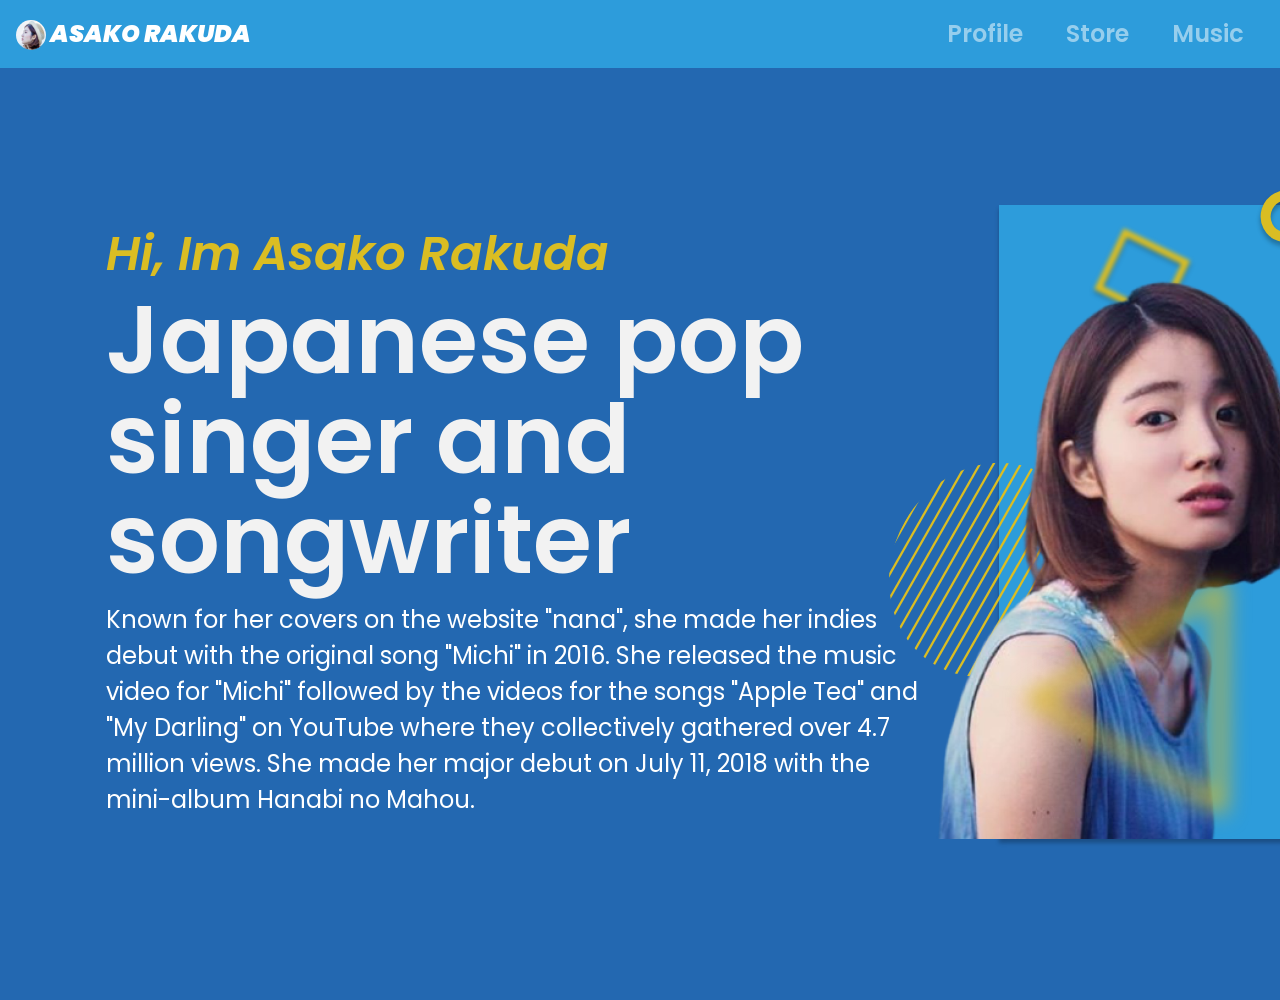
<file: test.html>
<!doctype html>
<html lang="en">

<head>
    <!-- Required meta tags -->
    <meta charset="utf-8">
    <meta name="viewport" content="width=device-width, initial-scale=1, shrink-to-fit=no">

    <!-- Bootstrap CSS -->
    <link rel="stylesheet" href="https://cdn.jsdelivr.net/npm/bootstrap@4.5.3/dist/css/bootstrap.min.css"
        integrity="sha384-TX8t27EcRE3e/ihU7zmQxVncDAy5uIKz4rEkgIXeMed4M0jlfIDPvg6uqKI2xXr2" crossorigin="anonymous">
    <link rel="stylesheet" href="style.css">
    <link href="https://fonts.googleapis.com/css2?family=Poppins&display=swap" rel="stylesheet">


    <title>Hello, world!</title>
</head>

<body>
    <div class="container-fluid ">


        <nav class="navbar navbar-expand-lg navbar-dark ">
            <a class="navbar-brand" href="#">
                <img src="img/asako-2.jpg" alt="" width="30" height="30">
                ASAKO RAKUDA
            </a>
            <button class="navbar-toggler" type="button" data-toggle="collapse" data-target="#navbarNavAltMarkup"
                aria-controls="navbarNavAltMarkup" aria-expanded="false" aria-label="Toggle navigation">
                <span class="navbar-toggler-icon"></span>
            </button>
            <div class="collapse navbar-collapse" id="navbarNavAltMarkup">
                <div class="navbar-nav ml-auto">
                    <a class="nav-link" href="#">Profile </a>
                    <a class="nav-link" href="#">Store</a>
                    <a class="nav-link" href="#">Music</a>
                    <a class="nav-link" href="#">Contact</a>

                </div>
            </div>
        </nav>

        <!-- Optional JavaScript; choose one of the two! -->

        <div class="container container-1 ">

            <div class="heading-1 ">
                Hi, Im Asako Rakuda
            </div>
            <div class="heading-2 ">
                Japanese pop <br>
                singer and <br>
                songwriter
            </div>
            <div class="body-text ">
                Known for her covers on the website "nana", she made her indies debut with the original song
                "Michi"
                in
                2016. She released the music video for "Michi" followed by the videos for the songs "Apple Tea"
                and
                "My
                Darling" on YouTube where they collectively gathered over 4.7 million views. She made her major
                debut on
                July 11, 2018 with the mini-album Hanabi no Mahou.
            </div>

        </div>

        <!-- <div class="container container-2 border ">

        </div> -->
        <div class="content">
            <div class="bg-rectangle">

            </div>
            <img class="asako" src="img/asako.png" alt="">
            <img class="ellipse" src="img/circle-normal.svg" alt="">
            <img class="rectangle" src="img/rectangle.svg" alt="">
            <img class="ellipse-line" src="img/circle-line.svg" alt="">
            <img class="polygon" src="img/polygon.svg" alt="">
        </div>



    </div>
    <script src="https://code.jquery.com/jquery-3.5.1.slim.min.js"
        integrity="sha384-DfXdz2htPH0lsSSs5nCTpuj/zy4C+OGpamoFVy38MVBnE+IbbVYUew+OrCXaRkfj" crossorigin="anonymous">
    </script>
    <script src="https://cdn.jsdelivr.net/npm/popper.js@1.16.1/dist/umd/popper.min.js"
        integrity="sha384-9/reFTGAW83EW2RDu2S0VKaIzap3H66lZH81PoYlFhbGU+6BZp6G7niu735Sk7lN" crossorigin="anonymous">
    </script>
    <script src="https://cdn.jsdelivr.net/npm/bootstrap@4.5.3/dist/js/bootstrap.min.js"
        integrity="sha384-w1Q4orYjBQndcko6MimVbzY0tgp4pWB4lZ7lr30WKz0vr/aWKhXdBNmNb5D92v7s" crossorigin="anonymous">
    </script>
    <script src="script.js"></script>

</body>

</html>
</file>
<file: style.css>
body {

    font-family: 'Poppins', sans-serif;


}

.container-fluid {
    background-color: #2368B1;
    width: 1440px;
    margin: 0px auto;
    height: 1000px;
    padding: 0;
    position: relative;
}

.navbar {
    margin-right: 0;
    background-color: #2D9CDB !important;


}

.nav-link {
    margin-right: 27px;
    font-style: normal;
    font-weight: 600;
    font-size: 24px;
    line-height: 36px;
    /* identical to box height */


    color: #F2F2F2;
}

.navbar-brand {
    font-family: Poppins;
    font-style: italic;
    font-weight: 900;
    font-size: 24px;
    line-height: 36px;
    /* identical to box height */


    color: #FFFFFF;
}

.navbar-brand img {
    border-radius: 50%;
}


.container.container-1 {
    /* background-color: #FFFFFF;
    height: 1000px;
    width: 100%; */
    /* margin: 150px 106px; */
    margin-left: 106px;
    margin-right: 458.24px;
    margin-top: 150px;
    margin-bottom: auto;
    padding: 0;
}




.heading-1 {
    font-weight: 600;
    font-size: 48px;
    line-height: 72px;
    /* identical to box height */


    color: #DABD23;
    font-style: italic;
}

.heading-2 {
    font-family: Poppins;
    font-style: normal;
    font-weight: 600;
    font-size: 96px;
    line-height: 100px;
    /* or 104% */


    color: #F2F2F2;
}

.body-text {
    width: 832px;
    margin-top: 12px;
    font-style: normal;
    font-weight: normal;
    font-size: 24px;
    line-height: 36px;
    color: #FFFFFF;
}





.container.container-2 {
    width: 585.24px;
    height: 669.68px;

    position: absolute;
    left: 811px;
    top: 184px;
}


.bg-rectangle {
    position: absolute;
    width: 335px;
    height: 634px;
    left: 999px;
    top: 205.32px;

    /* Blue 2 */

    background: #2D9CDB;
    box-shadow: 0px 4px 4px rgba(0, 0, 0, 0.25);
}

.ellipse {
    position: absolute;
    left: 1250px;
    top: 184px;
}

.rectangle {
    position: absolute;
    width: 109.59px;
    height: 99.87px;
    left: 1087.69px;
    top: 228.32px;
    filter: blur(2px);
}

.ellipse-line {
    position: absolute;
    width: 280px;
    height: 300px;
    left: 850px;
    top: 420.21px;
    z-index: 1;
}


.polygon {
    position: absolute;
    width: 350px;
    height: 500px;
    left: 1000px;
    top: 419px;
    z-index: 3;
}

.asako {
    position: absolute;
    width: 523px;
    height: 611px;
    left: 800px;
    top: 228px;
    z-index: 2;

}
</file>
